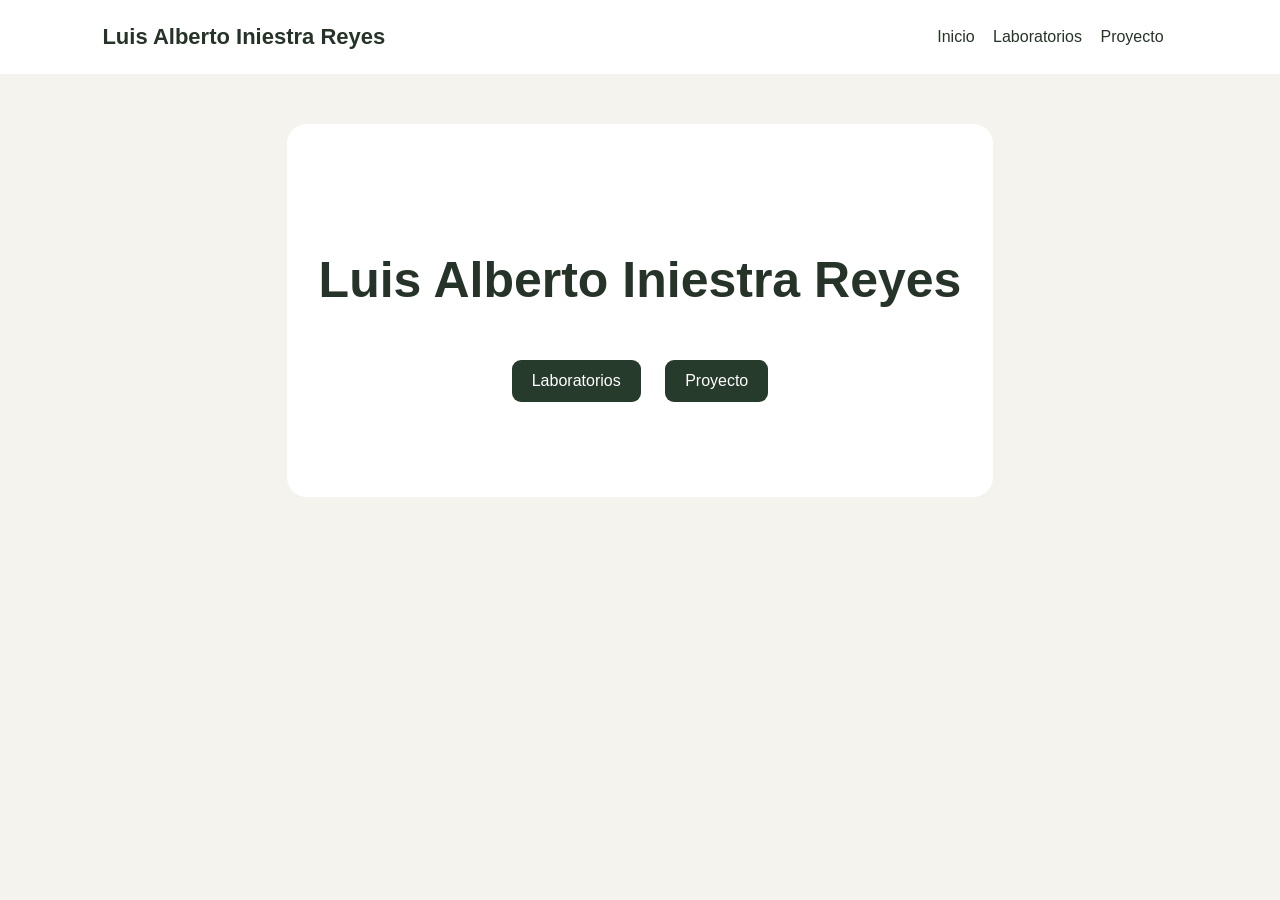
<file: index.html>
<!DOCTYPE html>
<html lang="es">
<head>
    <meta charset="UTF-8">
    <meta name="viewport" content="width=device-width, initial-scale=1.0">
    <title>Inicio - Luis Alberto Iniestra Reyes</title>
    <link rel="stylesheet" href="index.css">
</head>
<body>
    <header>
        <a class="brand" href="index.html">Luis Alberto Iniestra Reyes</a>
        <nav>
            <a href="index.html">Inicio</a>
            <a href="laboratorios.html">Laboratorios</a>
            <a href="proyecto.html">Proyecto</a>
        </nav>
    </header>

    <main>
        <section class="welcome">
            <h1>Luis Alberto Iniestra Reyes</h1>
            <div class="buttons">
                <a class="button" href="laboratorios.html">Laboratorios</a>
                <a class="button" href="proyecto.html">Proyecto</a>
            </div>
        </section>
    </main>
</body>
</html>
</file>
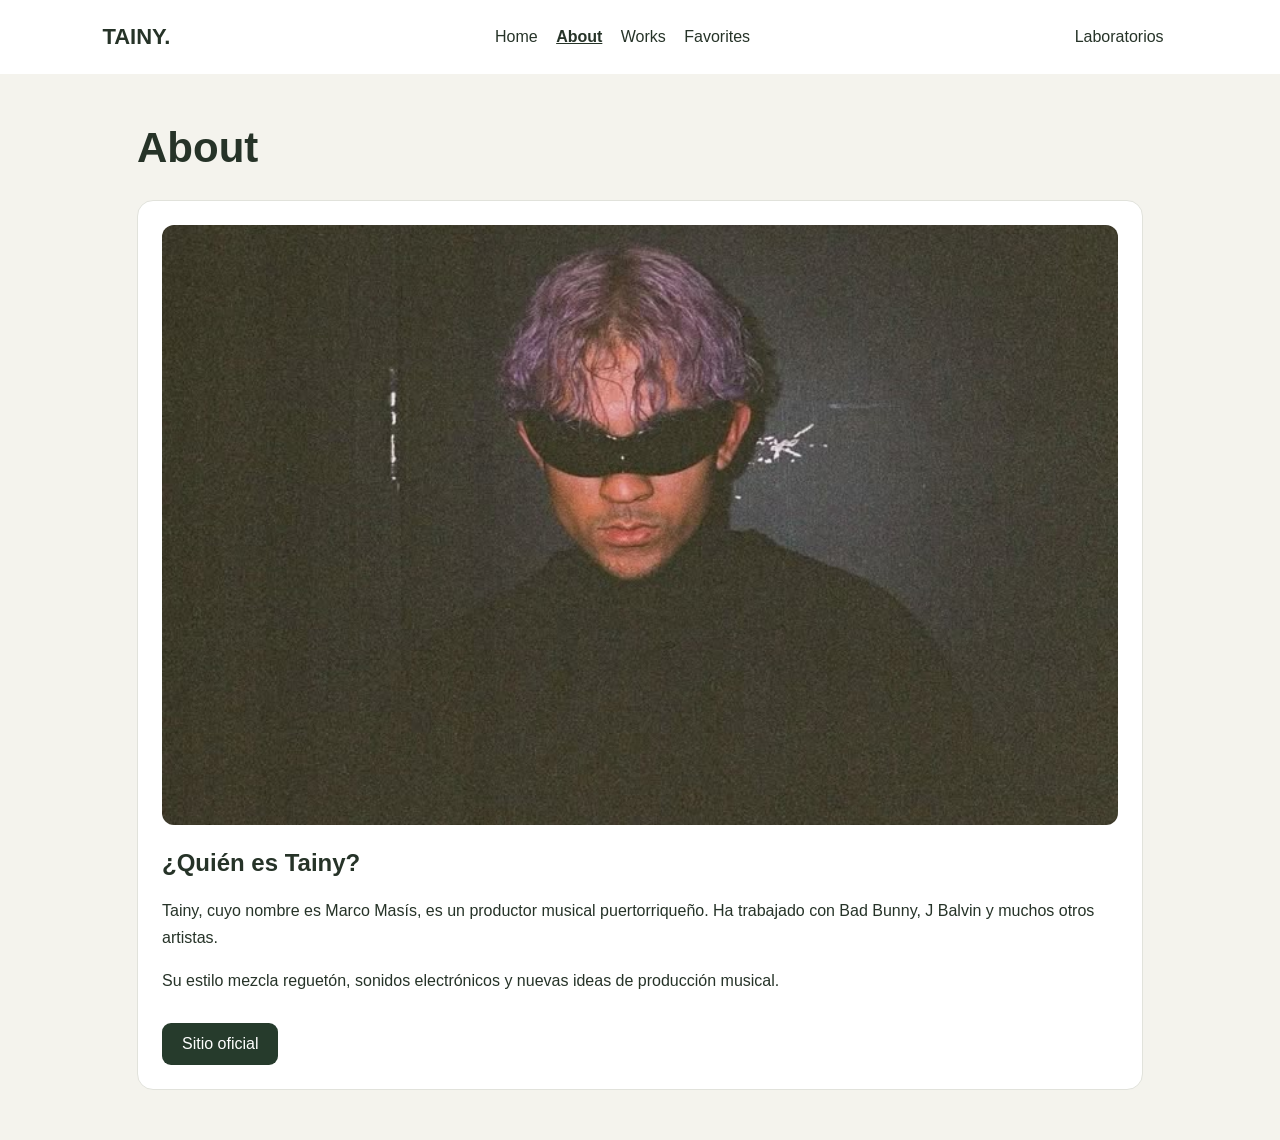
<file: about.html>
<!DOCTYPE html>
<html lang="es">
<head>
    <meta charset="UTF-8">
    <meta name="viewport" content="width=device-width, initial-scale=1.0">
    <title>Tainy - About</title>
    <link rel="stylesheet" href="about.css">
</head>
<body>
    <header>
        <a class="brand" href="lab01.html">TAINY.</a>
        <nav>
            <a href="lab01.html">Home</a>
            <a href="about.html" class="active">About</a>
            <a href="works.html">Works</a>
            <a href="favorites.html">Favorites</a>
        </nav>
        <a href="laboratorios.html">Laboratorios</a>
    </header>

    <main>
        <h1>About</h1>
        <section class="card">
            <img src="imagenes/2.jpg" alt="Fotografía de Tainy">
            <h2>¿Quién es Tainy?</h2>
            <p>Tainy, cuyo nombre es Marco Masís, es un productor musical puertorriqueño. Ha trabajado con Bad Bunny, J Balvin y muchos otros artistas.</p>
            <p>Su estilo mezcla reguetón, sonidos electrónicos y nuevas ideas de producción musical.</p>
            <a class="button" href="https://tainy.com/" target="_blank">Sitio oficial</a>
        </section>
    </main>
</body>
</html>
</file>
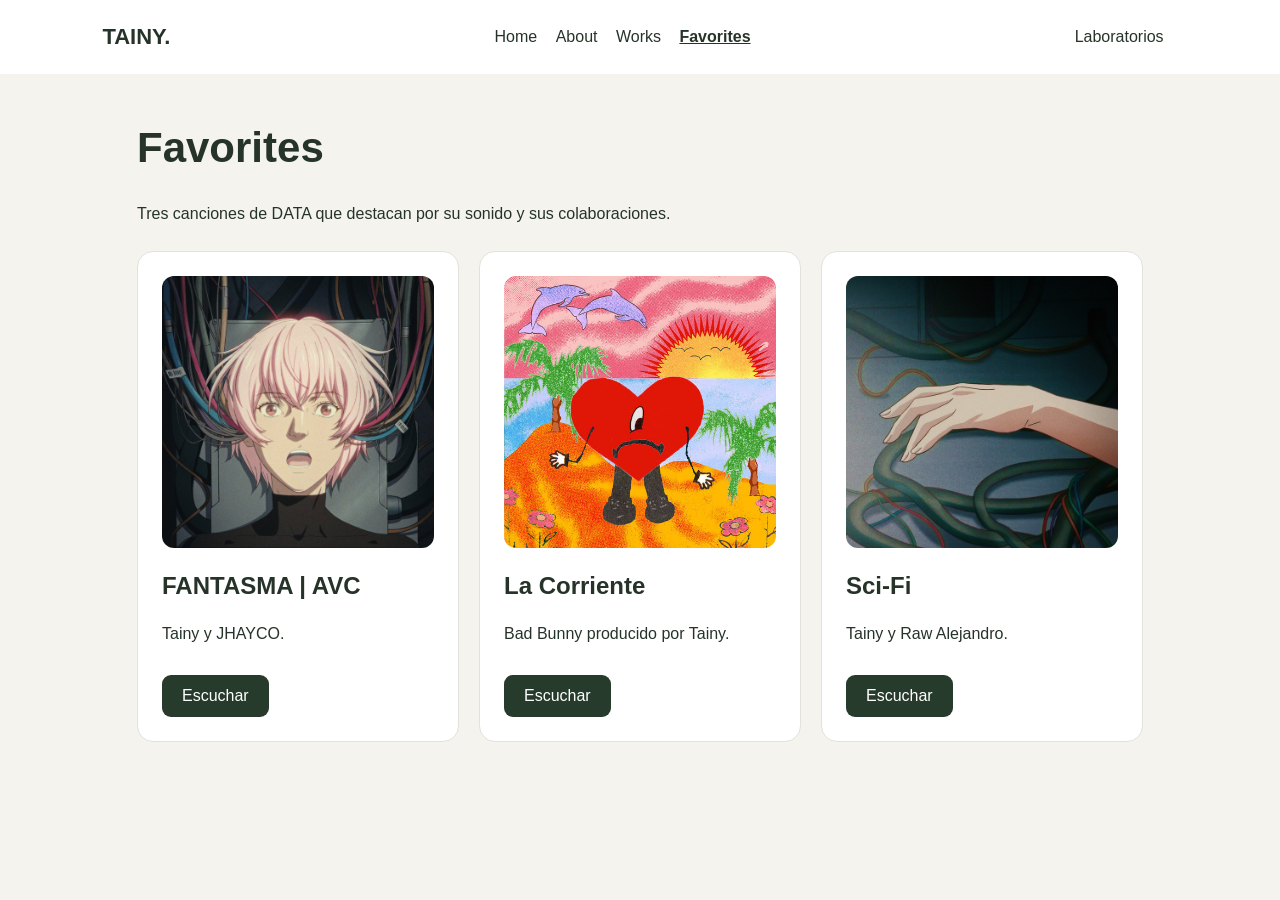
<file: favorites.html>
<!DOCTYPE html>
<html lang="es">
  <head>
    <meta charset="utf-8"/>
    <meta content="width=device-width, initial-scale=1.0" name="viewport"/>
    <title>
      Tainy - Favorites
    </title>
    <link href="favorites.css" rel="stylesheet"/>
  </head>
  <body>
    <header>
      <a class="brand" href="lab01.html">
        TAINY.
      </a>
      <nav>
        <a href="lab01.html">
          Home
        </a>
        <a href="about.html">
          About
        </a>
        <a href="works.html">
          Works
        </a>
        <a class="active" href="favorites.html">
          Favorites
        </a>
      </nav>
      <a href="laboratorios.html">
        Laboratorios
      </a>
    </header>
    <main>
      <h1>
        Favorites
      </h1>
      <p>
        Tres canciones de DATA que destacan por su sonido y sus colaboraciones.
      </p>
      <div class="cards">

        <section class="card">                  
          <img alt="Fotografía relacionada con FANTASMA | AVC" loading="lazy" src="imagenes/Data.jpg"/>
          <h2>
            FANTASMA | AVC
          </h2>
          <p>
            Tainy y JHAYCO.
          </p>
          <a class="button" href="https://www.youtube.com/results?search_query=Tainy+Fantasma+AVC" target="_blank">
            Escuchar
          </a>
        </section>

        <section class="card">
          <img alt="Fotografía relacionada con La Corriente" loading="lazy" src="imagenes/UVST.jpg"/>
          <h2>
            La Corriente
          </h2>
          <p>
            Bad Bunny producido por Tainy.
          </p>
          <a class="button" href="https://www.youtube.com/results?search_query=Bad+Bunny+La+Corriente" target="_blank">
            Escuchar
          </a>
        </section>

        <section class="card">
          <img alt="Fotografía relacionada con Sci-Fi" loading="lazy" src="imagenes/Sci-Fi.jpg"/>
          <h2>
            Sci-Fi
          </h2>
          <p>
            Tainy y Raw Alejandro.
          </p>
          <a class="button" href="https://www.youtube.com/results?search_query=Tainy+Sci-Fi" target="_blank">
            Escuchar
          </a>
        </section>

      </div>
    </main>
  </body>
</html>
</file>
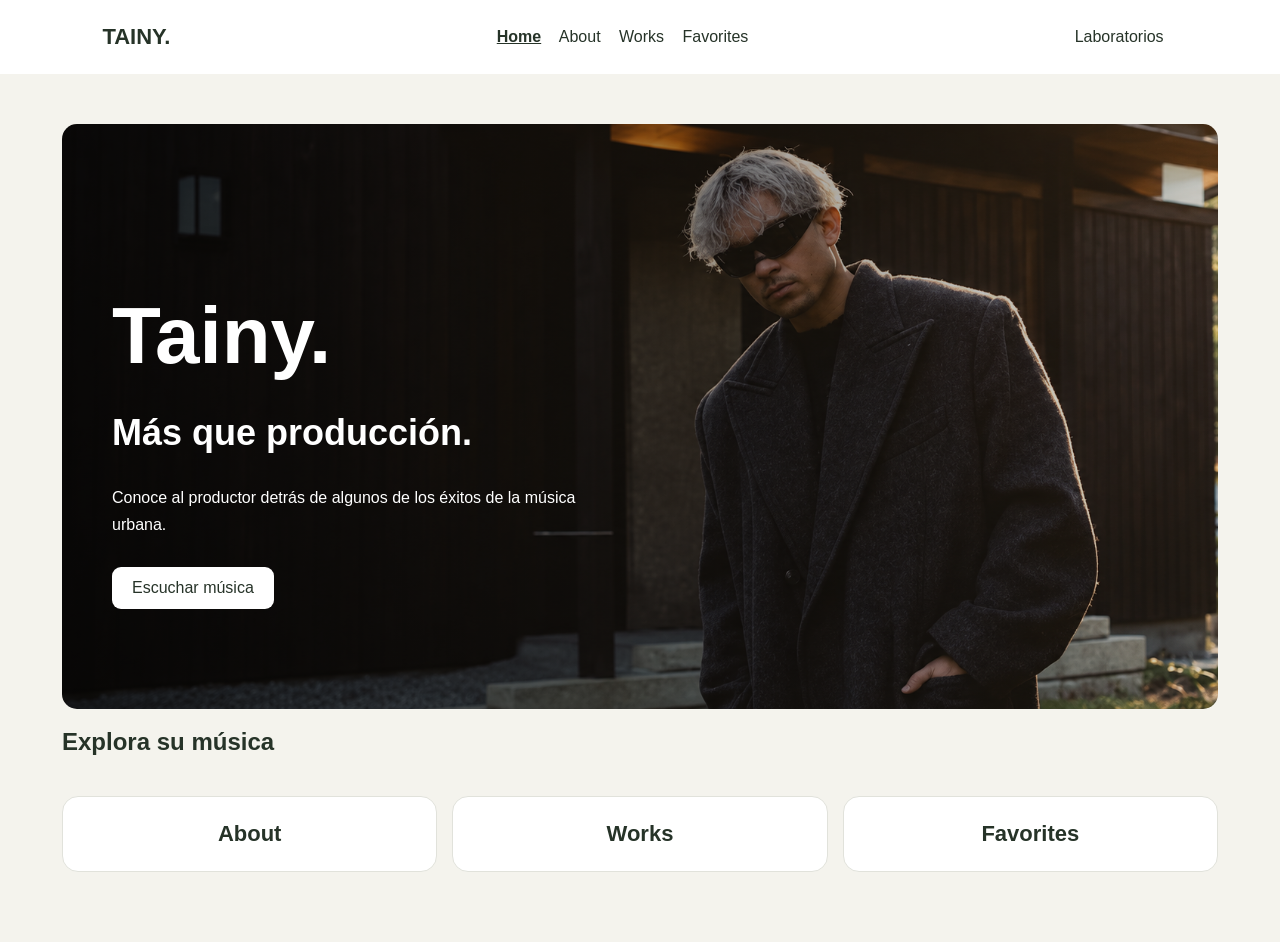
<file: lab01.html>
<!DOCTYPE html>
<html lang="es">
<head>
    <meta charset="UTF-8">
    <meta name="viewport" content="width=device-width, initial-scale=1.0">
    <title>Tainy - Home</title>
    <link rel="stylesheet" href="lab01.css">
</head>
<body>
    <header>
        <a class="brand" href="lab01.html">TAINY.</a>
        <nav>
            <a href="lab01.html" class="active">Home</a>
            <a href="about.html">About</a>
            <a href="works.html">Works</a>
            <a href="favorites.html">Favorites</a>
        </nav>
        <a href="laboratorios.html">Laboratorios</a>
    </header>

    <main>
        <section class="banner">
            <h1>Tainy.</h1>
            <h2>Más que producción.</h2>
            <p>Conoce al productor detrás de algunos de los éxitos de la música urbana.</p>
            <a class="button" href="https://open.spotify.com/artist/0GM7qgcRCORpGnfcN2tCiB" target="_blank">Escuchar música</a>
        </section>

        <h2>Explora su música</h2>
        <div class="sections">
            <a class="card" href="about.html">About</a>
            <a class="card" href="works.html">Works</a>
            <a class="card" href="favorites.html">Favorites</a>
        </div>
    </main>
</body>
</html>
</file>
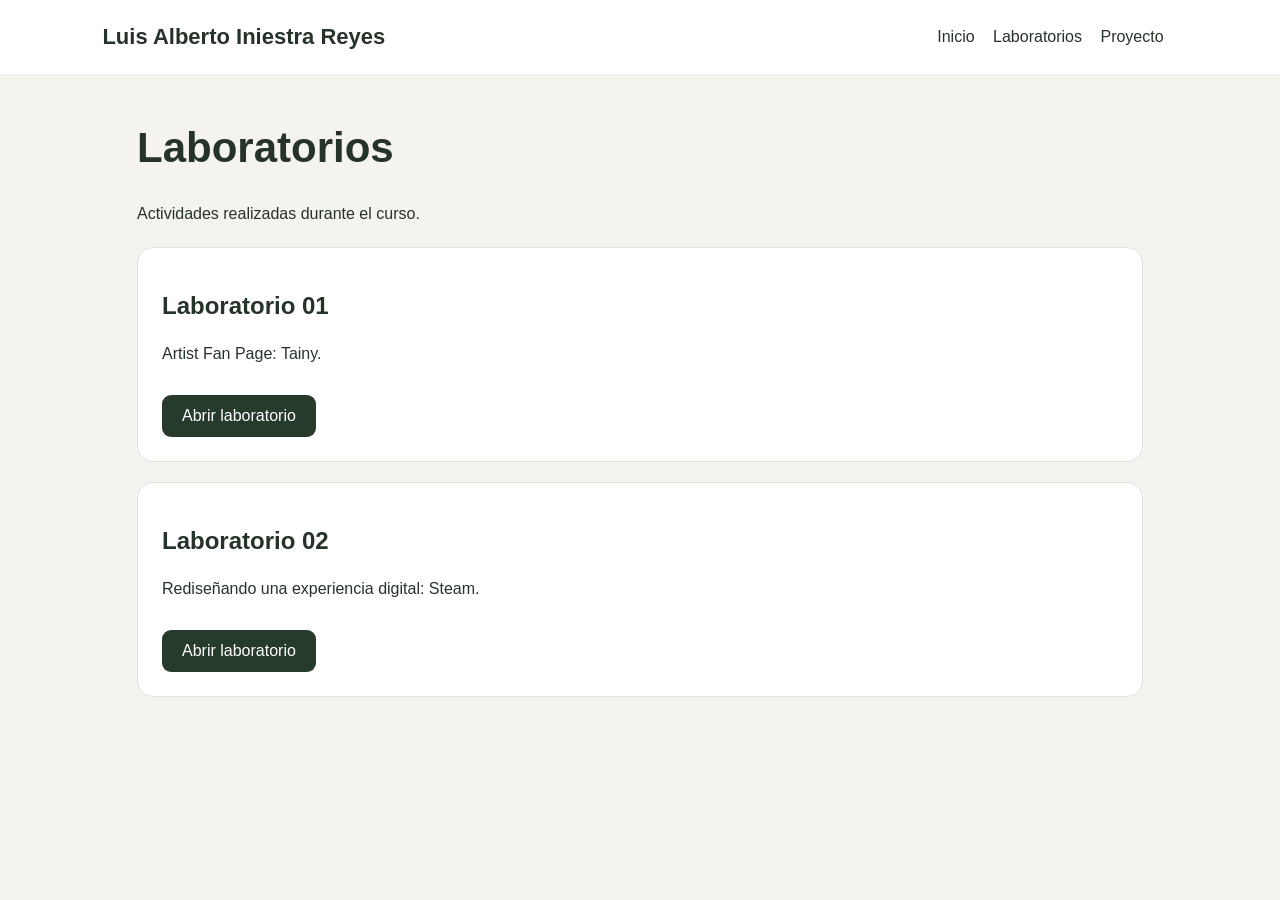
<file: laboratorios.html>
<!DOCTYPE html>
<html lang="es">
<head>
    <meta charset="UTF-8">
    <meta name="viewport" content="width=device-width, initial-scale=1.0">
    <title>Laboratorios</title>
    <link rel="stylesheet" href="laboratorios.css">
</head>
<body>
    <header>
        <a class="brand" href="index.html">Luis Alberto Iniestra Reyes</a>
        <nav>
            <a href="index.html">Inicio</a>
            <a href="laboratorios.html">Laboratorios</a>
            <a href="proyecto.html">Proyecto</a>
        </nav>
    </header>

    <main>
        <h1>Laboratorios</h1>
        <p>Actividades realizadas durante el curso.</p>

        <section class="card">
            <h2>Laboratorio 01</h2>
            <p>Artist Fan Page: Tainy.</p>
            <a class="button" href="lab01.html">Abrir laboratorio</a>
        </section>

        <section class="card">
            <h2>Laboratorio 02</h2>
            <p>Rediseñando una experiencia digital: Steam.</p>
            <a class="button" href="Steam_Lab2_Introduccion.pdf" target="_blank" rel="noopener noreferrer">Abrir laboratorio</a>
        </section>
    </main>
</body>
</html>
</file>
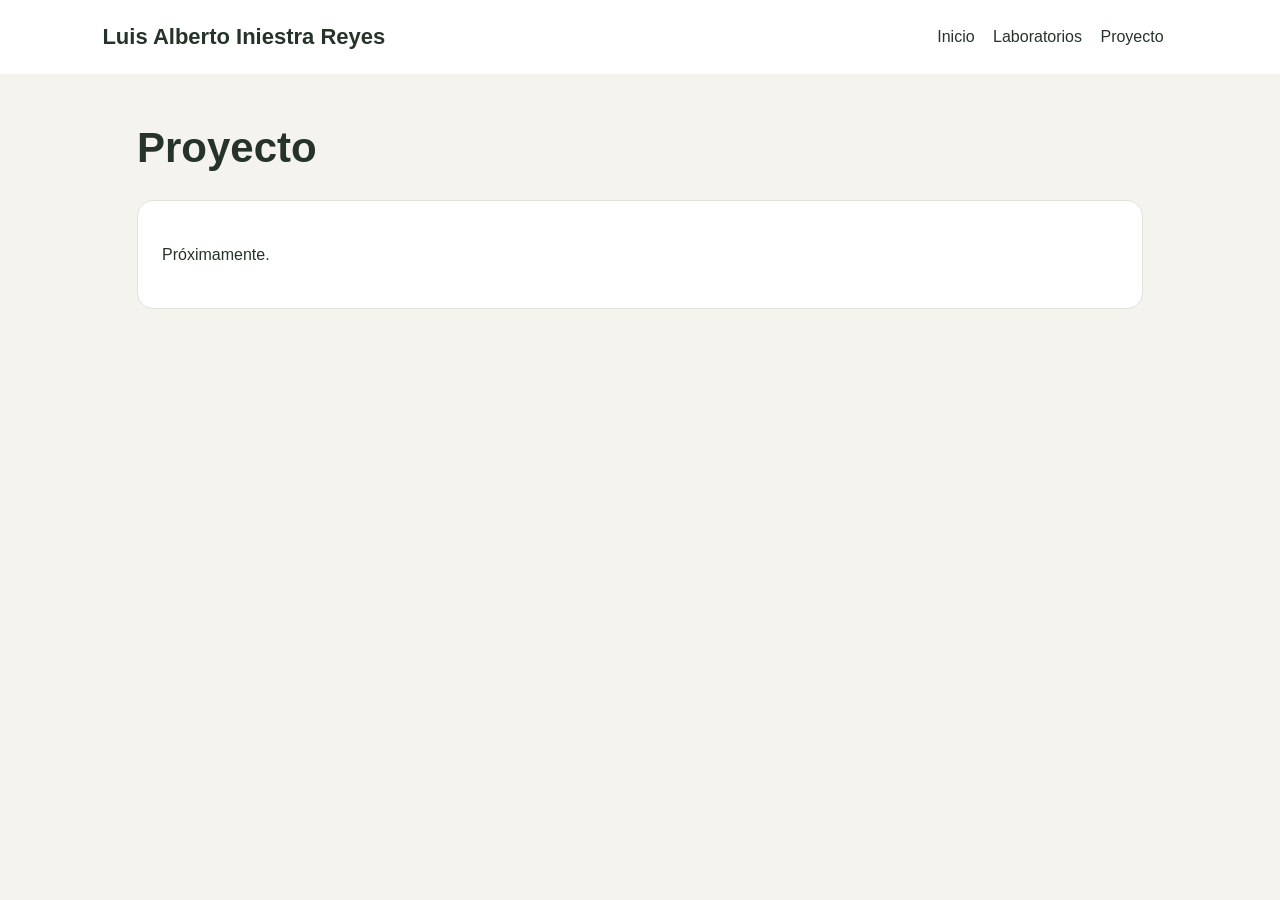
<file: proyecto.html>
<!DOCTYPE html>
<html lang="es">
<head>
    <meta charset="UTF-8">
    <meta name="viewport" content="width=device-width, initial-scale=1.0">
    <title>Proyecto</title>
    <link rel="stylesheet" href="proyecto.css">
</head>
<body>
    <header>
        <a class="brand" href="index.html">Luis Alberto Iniestra Reyes</a>
        <nav>
            <a href="index.html">Inicio</a>
            <a href="laboratorios.html">Laboratorios</a>
            <a href="proyecto.html">Proyecto</a>
        </nav>
    </header>

    <main>
        <h1>Proyecto</h1>
        <section class="card">
            <p>Próximamente.</p>
        </section>
    </main>
</body>
</html>
</file>
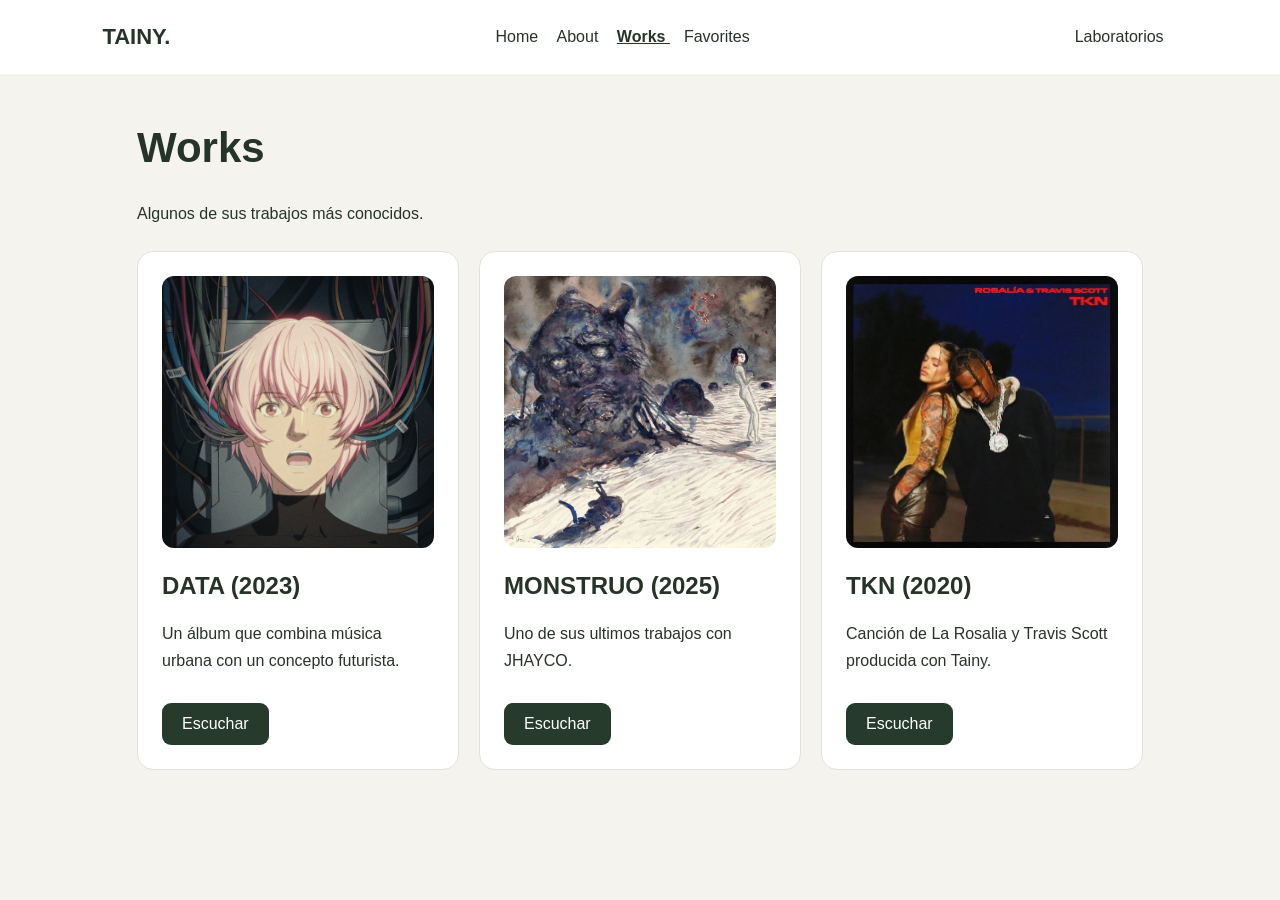
<file: works.html>
<!DOCTYPE html>
<html lang="es">
  <head>
    <meta charset="utf-8"/>
    <meta content="width=device-width, initial-scale=1.0" name="viewport"/>
    <title>
      Tainy - Works
    </title>
    <link href="works.css" rel="stylesheet"/>
  </head>
  <body>
    <header>
      <a class="brand" href="lab01.html">
        TAINY.
      </a>
      <nav>
        <a href="lab01.html">
          Home
        </a>
        <a href="about.html">
          About
        </a>
        <a class="active" href="works.html">
          Works
        </a>
        <a href="favorites.html">
          Favorites
        </a>
      </nav>
      <a href="laboratorios.html">
        Laboratorios
      </a>
    </header>
    <main>
      <h1>
        Works
      </h1>
      <p>
        Algunos de sus trabajos más conocidos.
      </p>
      <div class="cards">
        <section class="card">
          <img alt="Fotografía relacionada con DATA (2023)" loading="lazy" src="imagenes/Data.jpg"/>
          <h2>
            DATA (2023)
          </h2>
          <p>
            Un álbum que combina música urbana con un concepto futurista.
          </p>
          <a class="button" href="https://www.youtube.com/results?search_query=Tainy+DATA" target="_blank">
            Escuchar
          </a>
        </section>
        <section class="card">
          <img alt="Fotografía relacionada con MONSTRUO (2025)" loading="lazy" src="imagenes/5.jpg"/>
          <h2>
            MONSTRUO (2025)
          </h2>
          <p>
            Uno de sus ultimos trabajos con JHAYCO.
          </p>
          <a class="button" href="https://www.youtube.com/results?search_query=tainy+monstruo" target="_blank">
            Escuchar
          </a>
        </section>
        <section class="card">
          <img alt="Fotografía relacionada con TKN (2020)" loading="lazy" src="imagenes/tkn.jpg"/>
          <h2>
            TKN (2020)
          </h2>
          <p>
            Canción de La Rosalia y Travis Scott producida con Tainy.
          </p>
          <a class="button" href="https://www.youtube.com/results?search_query=travis+scott+Rosalia+TKN" target="_blank">
            Escuchar
          </a>
        </section>
      </div>
    </main>
  </body>
</html>
</file>
<file: index.css>
* {
    box-sizing: border-box;
}

body {
    margin: 0;
    font-family: 'Trebuchet MS', Arial, sans-serif;
    color: #263328;
    background: #f4f3ed;
}

header {
    display: flex;
    justify-content: space-between;
    align-items: center;
    gap: 20px;
    padding: 24px 8%;
    background: white;
}

header a {
    color: #263328;
    text-decoration: none;
    margin-right: 14px;
}

.brand {
    font-size: 22px;
    font-weight: bold;
}

.active {
    font-weight: bold;
    text-decoration: underline;
}

main {
    max-width: 1050px;
    margin: 50px auto;
    padding: 0 22px;
}

h1 {
    font-size: 42px;
}

p {
    line-height: 1.7;
}

.card {
    background: white;
    border: 1px solid #e1e2db;
    border-radius: 16px;
    padding: 24px;
    margin: 20px 0;
}

.card img {
    width: 100%;
    border-radius: 12px;
}

.button {
    display: inline-block;
    padding: 12px 20px;
    margin-top: 12px;
    border-radius: 9px;
    background: #263b2c;
    color: white;
    text-decoration: none;
}

@media (max-width: 650px) {
    header {
        flex-direction: column;
        text-align: center;
    }

    h1 {
        font-size: 32px;
    }
}

main {
    max-width: 750px;
}

.welcome {
    padding: 85px 20px;
    background: white;
    border-radius: 20px;
    text-align: center;
}

.welcome h1 {
    font-size: 50px;
}

.buttons a {
    margin: 10px;
}
</file>
<file: about.css>
* {
    box-sizing: border-box;
}

body {
    margin: 0;
    font-family: 'Trebuchet MS', Arial, sans-serif;
    color: #263328;
    background: #f4f3ed;
}

header {
    display: flex;
    justify-content: space-between;
    align-items: center;
    gap: 20px;
    padding: 24px 8%;
    background: white;
}

header a {
    color: #263328;
    text-decoration: none;
    margin-right: 14px;
}

.brand {
    font-size: 22px;
    font-weight: bold;
}

.active {
    font-weight: bold;
    text-decoration: underline;
}

main {
    max-width: 1050px;
    margin: 50px auto;
    padding: 0 22px;
}

h1 {
    font-size: 42px;
}

p {
    line-height: 1.7;
}

.card {
    background: white;
    border: 1px solid #e1e2db;
    border-radius: 16px;
    padding: 24px;
    margin: 20px 0;
}

.card img {
    width: 100%;
    border-radius: 12px;
}

.button {
    display: inline-block;
    padding: 12px 20px;
    margin-top: 12px;
    border-radius: 9px;
    background: #263b2c;
    color: white;
    text-decoration: none;
}

@media (max-width: 650px) {
    header {
        flex-direction: column;
        text-align: center;
    }

    h1 {
        font-size: 32px;
    }
}

.card img {
    max-height: 600px;
    object-fit: cover;
}
</file>
<file: favorites.css>
* {
    box-sizing: border-box;
}

body {
    margin: 0;
    font-family: 'Trebuchet MS', Arial, sans-serif;
    color: #263328;
    background: #f4f3ed;
}

header {
    display: flex;
    justify-content: space-between;
    align-items: center;
    gap: 20px;
    padding: 24px 8%;
    background: white;
}

header a {
    color: #263328;
    text-decoration: none;
    margin-right: 14px;
}

.brand {
    font-size: 22px;
    font-weight: bold;
}

.active {
    font-weight: bold;
    text-decoration: underline;
}

main {
    max-width: 1050px;
    margin: 50px auto;
    padding: 0 22px;
}

h1 {
    font-size: 42px;
}

p {
    line-height: 1.7;
}

.card {
    background: white;
    border: 1px solid #e1e2db;
    border-radius: 16px;
    padding: 24px;
    margin: 0;
}


.button {
    display: inline-block;
    padding: 12px 20px;
    margin-top: 12px;
    border-radius: 9px;
    background: #263b2c;
    color: white;
    text-decoration: none;
}

@media (max-width: 650px) {
    header {
        flex-direction: column;
        text-align: center;
    }

    h1 {
        font-size: 32px;
    }
}


.card img {
    width: 100%;
    aspect-ratio: 1 / 1;
    object-fit: cover;
    border-radius: 12px;
}

.cards {
    display: grid;
    grid-template-columns: repeat(3, 1fr);
    gap: 20px;
    margin-top: 24px;
}

@media (max-width: 750px) {
    .cards {
        grid-template-columns: 1fr;
    }
}
</file>
<file: lab01.css>
* {
    box-sizing: border-box;
}

body {
    margin: 0;
    font-family: 'Trebuchet MS', Arial, sans-serif;
    color: #263328;
    background: #f4f3ed;
}

header {
    display: flex;
    justify-content: space-between;
    align-items: center;
    gap: 20px;
    padding: 24px 8%;
    background: white;
}

header a {
    color: #263328;
    text-decoration: none;
    margin-right: 14px;
}

.brand {
    font-size: 22px;
    font-weight: bold;
}

.active {
    font-weight: bold;
    text-decoration: underline;
}

main {
    max-width: 1050px;
    margin: 50px auto;
    padding: 0 22px;
}

h1 {
    font-size: 42px;
}

p {
    line-height: 1.7;
}

.card {
    background: white;
    border: 1px solid #e1e2db;
    border-radius: 16px;
    padding: 24px;
    margin: 20px 0;
}

.card img {
    width: 100%;
    border-radius: 12px;
}

.button {
    display: inline-block;
    padding: 12px 20px;
    margin-top: 12px;
    border-radius: 9px;
    background: #263b2c;
    color: white;
    text-decoration: none;
}

@media (max-width: 650px) {
    header {
        flex-direction: column;
        text-align: center;
    }

    h1 {
        font-size: 32px;
    }
}

main {
    max-width: 1200px;
}

.banner {
    padding: 100px 50px;
    color: white;
    border-radius: 15px;
    background: linear-gradient(90deg, #000a, #0002), url("imagenes/tainy-banner.png") center / cover;
}

.banner h1 {
    font-size: 80px;
    margin-bottom: 0;
}

.banner h2 {
    font-size: 36px;
}

.banner p {
    max-width: 500px;
}

.banner .button {
    background: white;
    color: #263328;
}

.sections {
    display: flex;
    gap: 15px;
}

.sections .card {
    flex: 1;
    color: #263328;
    font-size: 22px;
    font-weight: bold;
    text-align: center;
    text-decoration: none;
}

@media (max-width: 650px) {
    .banner {
        padding: 65px 25px;
    }

    .banner h1 {
        font-size: 52px;
    }

    .sections {
        flex-direction: column;
        gap: 0;
    }
}
</file>
<file: laboratorios.css>
* {
    box-sizing: border-box;
}

body {
    margin: 0;
    font-family: 'Trebuchet MS', Arial, sans-serif;
    color: #263328;
    background: #f4f3ed;
}

header {
    display: flex;
    justify-content: space-between;
    align-items: center;
    gap: 20px;
    padding: 24px 8%;
    background: white;
}

header a {
    color: #263328;
    text-decoration: none;
    margin-right: 14px;
}

.brand {
    font-size: 22px;
    font-weight: bold;
}

.active {
    font-weight: bold;
    text-decoration: underline;
}

main {
    max-width: 1050px;
    margin: 50px auto;
    padding: 0 22px;
}

h1 {
    font-size: 42px;
}

p {
    line-height: 1.7;
}

.card {
    background: white;
    border: 1px solid #e1e2db;
    border-radius: 16px;
    padding: 24px;
    margin: 20px 0;
}

.card img {
    width: 100%;
    border-radius: 12px;
}

.button {
    display: inline-block;
    padding: 12px 20px;
    margin-top: 12px;
    border-radius: 9px;
    background: #263b2c;
    color: white;
    text-decoration: none;
}

@media (max-width: 650px) {
    header {
        flex-direction: column;
        text-align: center;
    }

    h1 {
        font-size: 32px;
    }
}
</file>
<file: proyecto.css>
* {
    box-sizing: border-box;
}

body {
    margin: 0;
    font-family: 'Trebuchet MS', Arial, sans-serif;
    color: #263328;
    background: #f4f3ed;
}

header {
    display: flex;
    justify-content: space-between;
    align-items: center;
    gap: 20px;
    padding: 24px 8%;
    background: white;
}

header a {
    color: #263328;
    text-decoration: none;
    margin-right: 14px;
}

.brand {
    font-size: 22px;
    font-weight: bold;
}

.active {
    font-weight: bold;
    text-decoration: underline;
}

main {
    max-width: 1050px;
    margin: 50px auto;
    padding: 0 22px;
}

h1 {
    font-size: 42px;
}

p {
    line-height: 1.7;
}

.card {
    background: white;
    border: 1px solid #e1e2db;
    border-radius: 16px;
    padding: 24px;
    margin: 20px 0;
}

.card img {
    width: 100%;
    border-radius: 12px;
}

.button {
    display: inline-block;
    padding: 12px 20px;
    margin-top: 12px;
    border-radius: 9px;
    background: #263b2c;
    color: white;
    text-decoration: none;
}

@media (max-width: 650px) {
    header {
        flex-direction: column;
        text-align: center;
    }

    h1 {
        font-size: 32px;
    }
}
</file>
<file: works.css>
* {
    box-sizing: border-box;
}

body {
    margin: 0;
    font-family: 'Trebuchet MS', Arial, sans-serif;
    color: #263328;
    background: #f4f3ed;
}

header {
    display: flex;
    justify-content: space-between;
    align-items: center;
    gap: 20px;
    padding: 24px 8%;
    background: white;
}

header a {
    color: #263328;
    text-decoration: none;
    margin-right: 14px;
}

.brand {
    font-size: 22px;
    font-weight: bold;
}

.active {
    font-weight: bold;
    text-decoration: underline;
}

main {
    max-width: 1050px;
    margin: 50px auto;
    padding: 0 22px;
}

h1 {
    font-size: 42px;
}

p {
    line-height: 1.7;
}

.card {
    background: white;
    border: 1px solid #e1e2db;
    border-radius: 16px;
    padding: 24px;
    margin: 0;
}


.button {
    display: inline-block;
    padding: 12px 20px;
    margin-top: 12px;
    border-radius: 9px;
    background: #263b2c;
    color: white;
    text-decoration: none;
}

@media (max-width: 650px) {
    header {
        flex-direction: column;
        text-align: center;
    }

    h1 {
        font-size: 32px;
    }
}


.card img {
    width: 100%;
    aspect-ratio: 1 / 1;
    object-fit: cover;
    border-radius: 12px;
}

.cards {
    display: grid;
    grid-template-columns: repeat(3, 1fr);
    gap: 20px;
    margin-top: 24px;
}

@media (max-width: 750px) {
    .cards {
        grid-template-columns: 1fr;
    }
}
</file>
